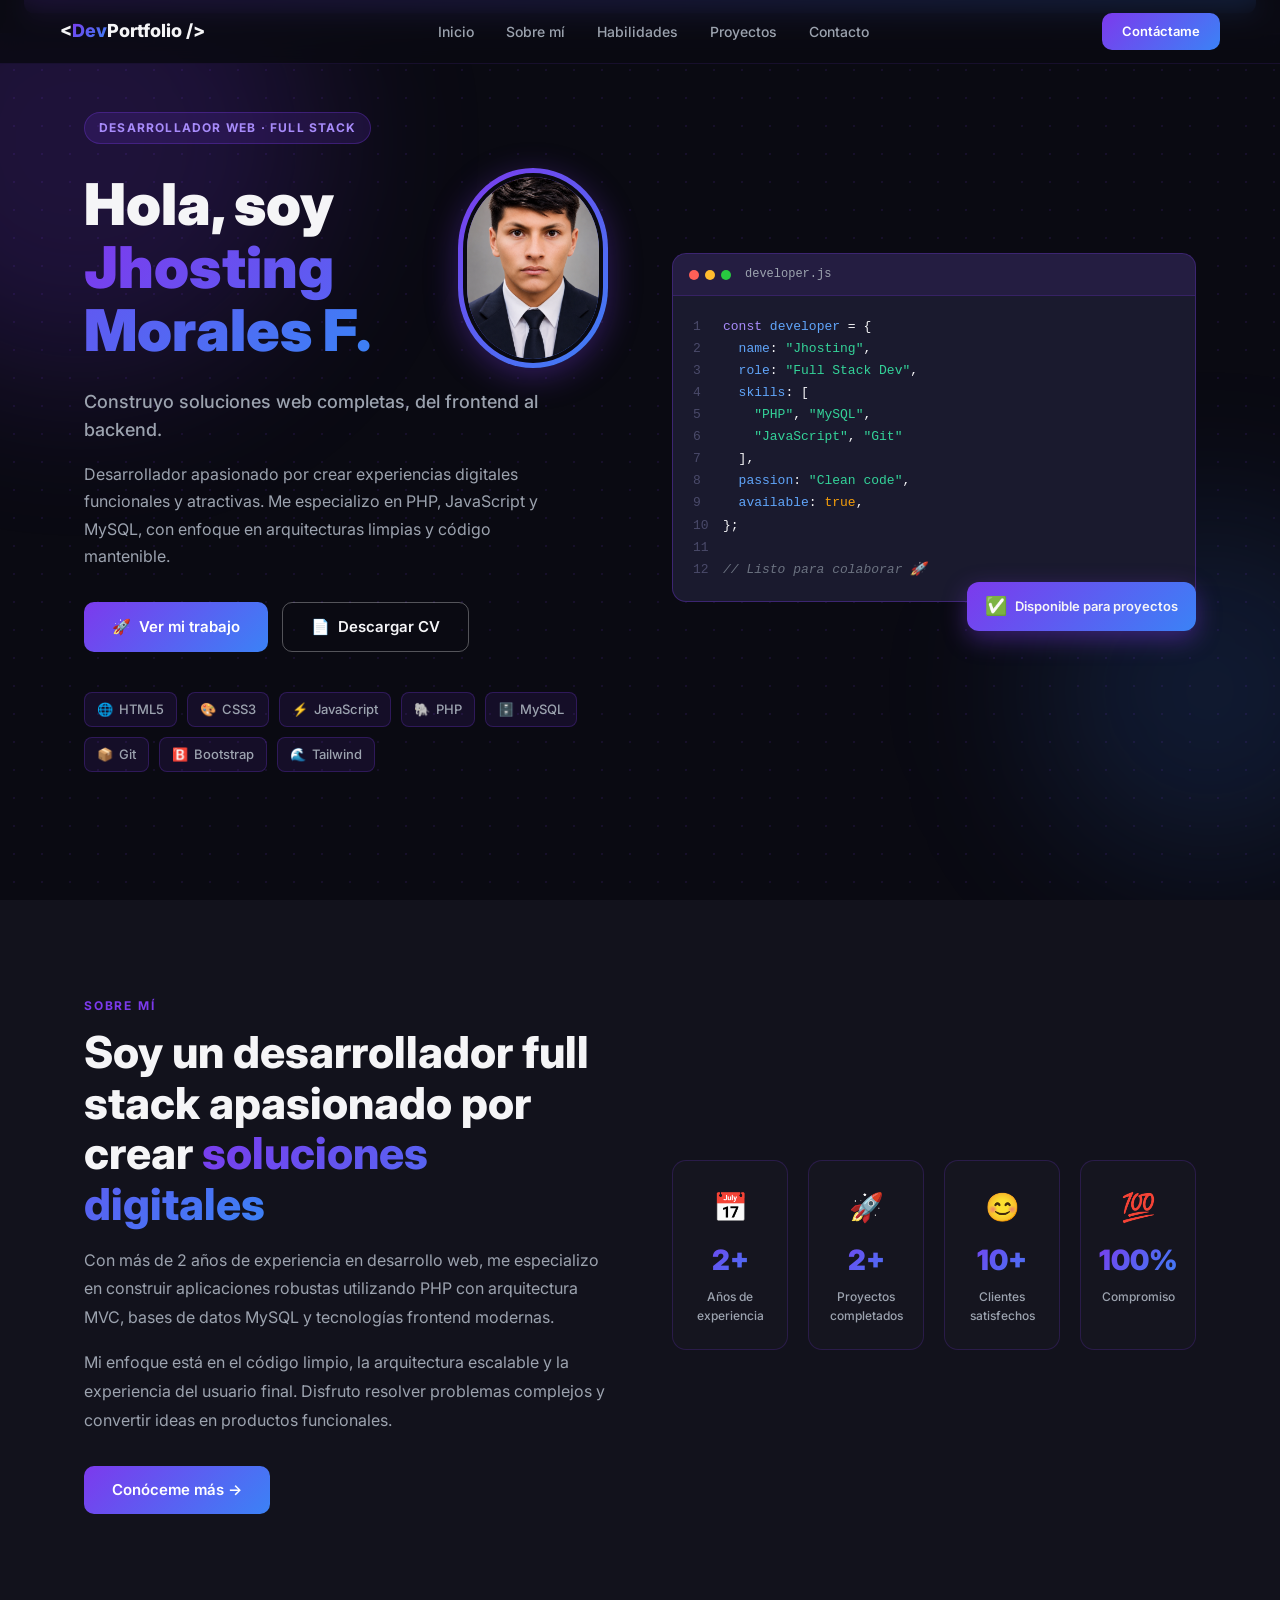
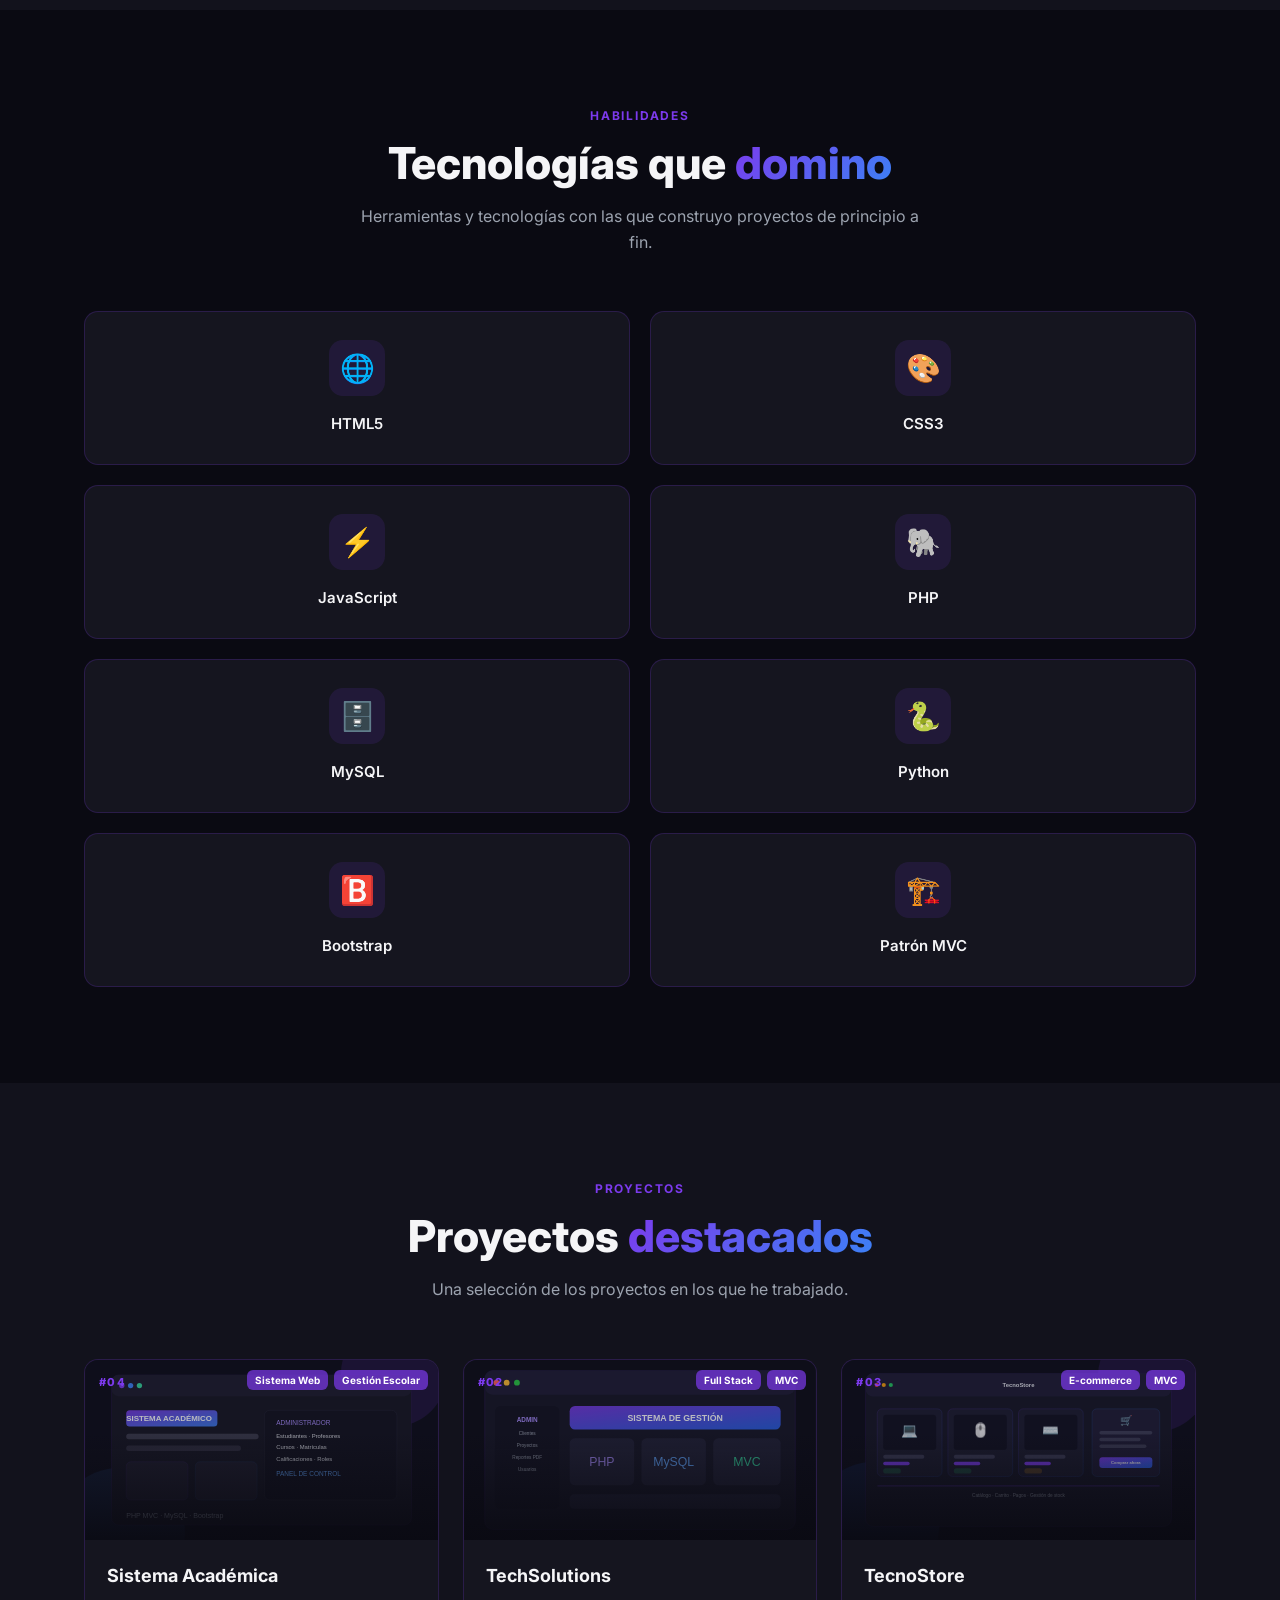
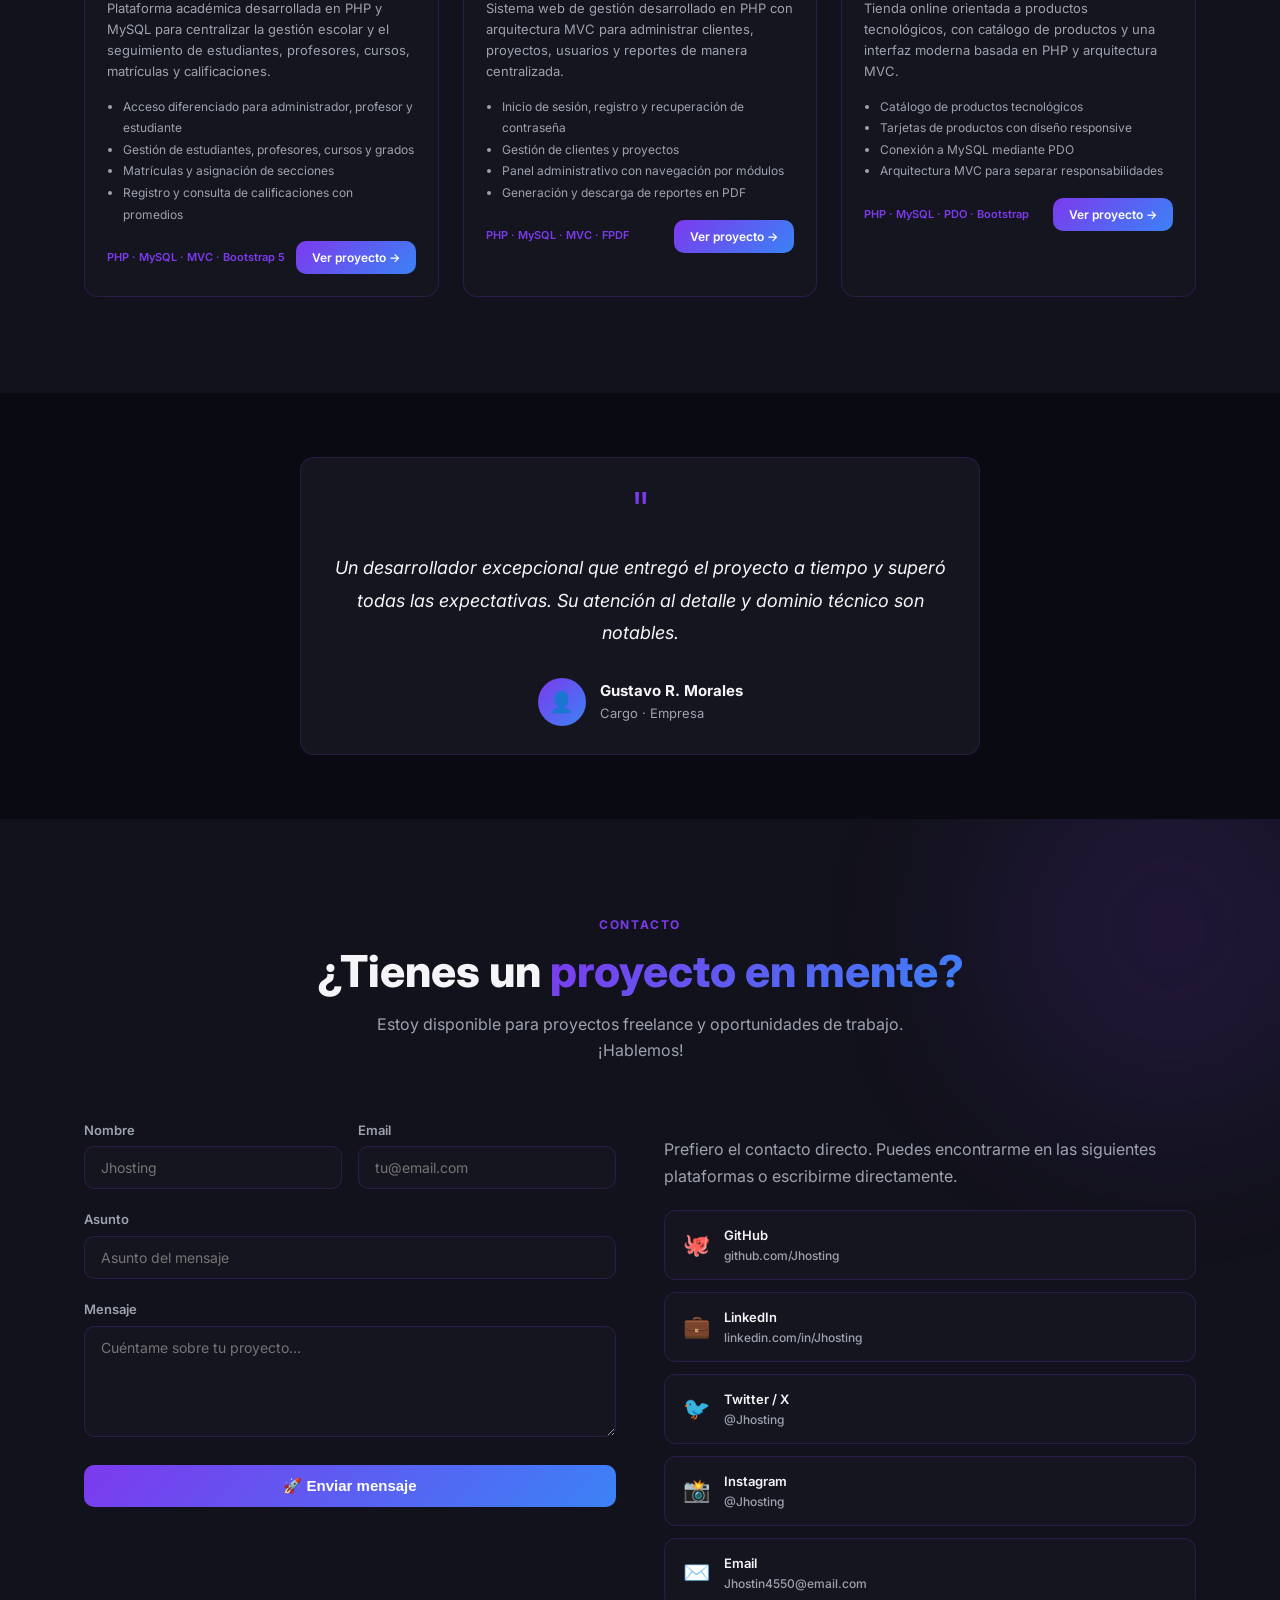
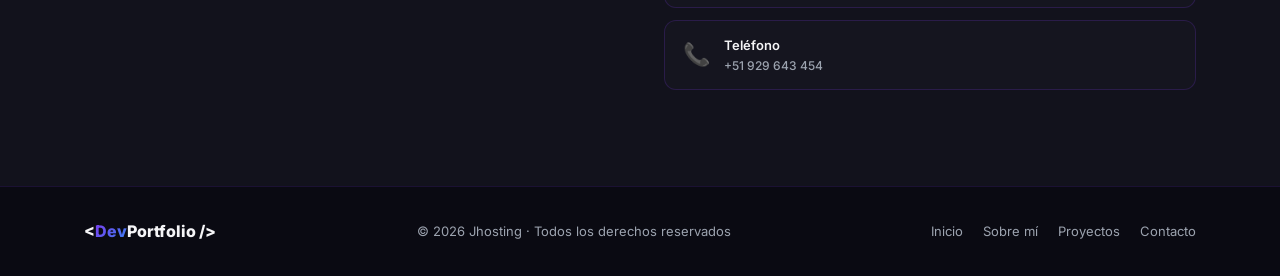
<file: index.html>
<!doctype html>
<html lang="es">
<head>
    <meta charset="UTF-8" />
    <meta name="viewport" content="width=device-width, initial-scale=1.0" />
    <title>DevPortfolio · Desarrollador Web Full Stack</title>
    <link rel="stylesheet" href="assets/style.css" />
</head>
<body>

<!-- ─── Navbar ─────────────────────────────────────────────────────────── -->
<nav>
    <div class="nav-inner">
        <div class="nav-logo">&lt;<span>Dev</span>Portfolio /&gt;</div>
        <ul class="nav-links">
            <li><a href="#inicio">Inicio</a></li>
            <li><a href="#sobre">Sobre mí</a></li>
            <li><a href="#habilidades">Habilidades</a></li>
            <li><a href="#proyectos">Proyectos</a></li>
            <li><a href="#contacto">Contacto</a></li>
        </ul>
        <a href="#contacto" class="btn-primary nav-cta" style="padding:8px 20px;font-size:13px;">Contáctame</a>
        <button class="nav-hamburger" aria-label="Menú">☰</button>
    </div>
</nav>
<div class="mobile-menu">
    <ul>
        <li><a href="#inicio">Inicio</a></li>
        <li><a href="#sobre">Sobre mí</a></li>
        <li><a href="#habilidades">Habilidades</a></li>
        <li><a href="#proyectos">Proyectos</a></li>
        <li><a href="#contacto">Contacto</a></li>
        <li><a href="#contacto" class="btn-primary" style="width:100%;justify-content:center;">Contáctame</a></li>
    </ul>
</div>

<main>
    <!-- ─── Hero ───────────────────────────────────────────────────────── -->
    <section id="inicio" style="min-height:100vh;display:flex;align-items:center;padding-top:80px;position:relative;overflow:hidden;">
        <div class="blob" style="width:480px;height:480px;background:rgba(124,58,237,0.18);top:-100px;left:-160px;"></div>
        <div class="blob" style="width:340px;height:340px;background:rgba(59,130,246,0.14);bottom:40px;right:-100px;"></div>
        <div class="dot-grid" style="position:absolute;inset:0;opacity:0.6;"></div>

        <div class="container" style="position:relative;z-index:1;width:100%;">
            <div class="hero-grid" style="display:grid;grid-template-columns:1fr 1fr;gap:64px;align-items:center;">
                <div class="reveal">
                    <div style="display:inline-block;background:rgba(124,58,237,0.15);border:1px solid rgba(124,58,237,0.3);border-radius:20px;padding:5px 14px;font-size:12px;font-weight:700;letter-spacing:0.1em;color:#a78bfa;margin-bottom:24px;">
                        DESARROLLADOR WEB · FULL STACK
                    </div>
                    <div style="display:flex;align-items:center;gap:28px;flex-wrap:nowrap;margin-bottom:20px;">
                        <h1 style="font-size:clamp(28px,4.5vw,64px);font-weight:900;line-height:1.1;margin:0;">
                            Hola, soy <span class="gradient-text">Jhosting
                            Morales F.</span>
                        </h1>
                        <div style="width:150px;height:200px;flex-shrink:0;border-radius:50%/40%;padding:5px;background:var(--gradient);box-shadow:0 8px 32px rgba(124,58,237,0.35);">
                            <img src="assets/img/perfil.jpg" alt="Foto de perfil" style="width:100%;height:100%;object-fit:cover;border-radius:50%/40%;border:4px solid var(--bg-primary);display:block;" />
                        </div>
                    </div>
                    <p style="font-size:18px;color:var(--text-secondary);margin-bottom:12px;font-weight:500;">
                        Construyo soluciones web completas, del frontend al backend.
                    </p>
                    <p style="color:var(--text-secondary);margin-bottom:32px;line-height:1.7;max-width:480px;">
                        Desarrollador apasionado por crear experiencias digitales funcionales y atractivas. Me especializo en PHP, JavaScript y MySQL, con enfoque en arquitecturas limpias y código mantenible.
                    </p>
                    <div style="display:flex;gap:14px;flex-wrap:wrap;margin-bottom:40px;">
                        <a href="#proyectos" class="btn-primary"><span>🚀</span> Ver mi trabajo</a>
                        <a href="assets/cv/CV_Jhosting.pdf" class="btn-outline" download="CV_Jhosting.pdf"><span>📄</span> Descargar CV</a>
                    </div>
                    <div class="tech-row">
                        <div class="tech-chip"><span>🌐</span> HTML5</div>
                        <div class="tech-chip"><span>🎨</span> CSS3</div>
                        <div class="tech-chip"><span>⚡</span> JavaScript</div>
                        <div class="tech-chip"><span>🐘</span> PHP</div>
                        <div class="tech-chip"><span>🗄️</span> MySQL</div>
                        <div class="tech-chip"><span>📦</span> Git</div>
                        <div class="tech-chip"><span>🅱️</span> Bootstrap</div>
                        <div class="tech-chip"><span>🌊</span> Tailwind</div>
                    </div>
                </div>

                <div class="reveal animate-float" style="animation-delay:0.3s;">
                    <div class="code-panel" style="animation:float 4s ease-in-out infinite;">
                        <div class="code-panel-header">
                            <div class="code-dot" style="background:#ff5f57;"></div>
                            <div class="code-dot" style="background:#ffbd2e;"></div>
                            <div class="code-dot" style="background:#28c840;"></div>
                            <span style="margin-left:8px;color:var(--text-secondary);font-size:12px;">developer.js</span>
                        </div>
                        <div class="code-body">
                            <div class="code-line">
                                <span class="ln">1</span>
                                <span><span class="kw">const</span> <span class="prop">developer</span> = {</span>
                            </div>
                            <div class="code-line">
                                <span class="ln">2</span>
                                <span>&nbsp;&nbsp;<span class="prop">name</span>: <span class="str">"Jhosting"</span>,</span>
                            </div>
                            <div class="code-line">
                                <span class="ln">3</span>
                                <span>&nbsp;&nbsp;<span class="prop">role</span>: <span class="str">"Full Stack Dev"</span>,</span>
                            </div>
                            <div class="code-line">
                                <span class="ln">4</span>
                                <span>&nbsp;&nbsp;<span class="prop">skills</span>: [</span>
                            </div>
                            <div class="code-line">
                                <span class="ln">5</span>
                                <span>&nbsp;&nbsp;&nbsp;&nbsp;<span class="str">"PHP"</span>, <span class="str">"MySQL"</span>,</span>
                            </div>
                            <div class="code-line">
                                <span class="ln">6</span>
                                <span>&nbsp;&nbsp;&nbsp;&nbsp;<span class="str">"JavaScript"</span>, <span class="str">"Git"</span></span>
                            </div>
                            <div class="code-line">
                                <span class="ln">7</span>
                                <span>&nbsp;&nbsp;],</span>
                            </div>
                            <div class="code-line">
                                <span class="ln">8</span>
                                <span>&nbsp;&nbsp;<span class="prop">passion</span>: <span class="str">"Clean code"</span>,</span>
                            </div>
                            <div class="code-line">
                                <span class="ln">9</span>
                                <span>&nbsp;&nbsp;<span class="prop">available</span>: <span class="val">true</span>,</span>
                            </div>
                            <div class="code-line">
                                <span class="ln">10</span>
                                <span>};</span>
                            </div>
                            <div class="code-line">
                                <span class="ln">11</span>
                                <span></span>
                            </div>
                            <div class="code-line">
                                <span class="ln">12</span>
                                <span><span class="cm">// Listo para colaborar 🚀</span></span>
                            </div>
                        </div>
                    </div>
                    <div style="position:relative;margin-top:-20px;display:flex;justify-content:flex-end;">
                        <div style="background:var(--gradient);border-radius:12px;padding:10px 18px;display:flex;align-items:center;gap:8px;font-size:13px;font-weight:600;box-shadow:0 8px 24px rgba(124,58,237,0.4);">
                            <span style="font-size:18px;">✅</span> Disponible para proyectos
                        </div>
                    </div>
                </div>
            </div>
        </div>
    </section>

    <!-- ─── Sobre mí ───────────────────────────────────────────────────── -->
    <section id="sobre" style="background:var(--bg-secondary);">
        <div class="container">
            <div class="about-grid" style="display:grid;grid-template-columns:1fr 1fr;gap:64px;align-items:center;">
                <div class="reveal">
                    <div class="section-label">Sobre mí</div>
                    <h2 class="section-title">Soy un desarrollador full stack apasionado por crear <span class="gradient-text">soluciones digitales</span></h2>
                    <p style="color:var(--text-secondary);margin-bottom:16px;line-height:1.8;">
                        Con más de 2 años de experiencia en desarrollo web, me especializo en construir aplicaciones robustas utilizando PHP con arquitectura MVC, bases de datos MySQL y tecnologías frontend modernas.
                    </p>
                    <p style="color:var(--text-secondary);margin-bottom:32px;line-height:1.8;">
                        Mi enfoque está en el código limpio, la arquitectura escalable y la experiencia del usuario final. Disfruto resolver problemas complejos y convertir ideas en productos funcionales.
                    </p>
                    <a href="#proyectos" class="btn-primary">Conóceme más →</a>
                </div>
                <div class="reveal" style="animation-delay:0.15s;">
                    <div class="stats-grid">
                        <div class="card" style="text-align:center;padding:24px 16px;">
                            <div style="font-size:28px;margin-bottom:8px;">📅</div>
                            <div style="font-size:28px;font-weight:900;background:var(--gradient);-webkit-background-clip:text;-webkit-text-fill-color:transparent;background-clip:text;">2+</div>
                            <div style="color:var(--text-secondary);font-size:12px;margin-top:4px;font-weight:500;">Años de experiencia</div>
                        </div>
                        <div class="card" style="text-align:center;padding:24px 16px;">
                            <div style="font-size:28px;margin-bottom:8px;">🚀</div>
                            <div style="font-size:28px;font-weight:900;background:var(--gradient);-webkit-background-clip:text;-webkit-text-fill-color:transparent;background-clip:text;">2+</div>
                            <div style="color:var(--text-secondary);font-size:12px;margin-top:4px;font-weight:500;">Proyectos completados</div>
                        </div>
                        <div class="card" style="text-align:center;padding:24px 16px;">
                            <div style="font-size:28px;margin-bottom:8px;">😊</div>
                            <div style="font-size:28px;font-weight:900;background:var(--gradient);-webkit-background-clip:text;-webkit-text-fill-color:transparent;background-clip:text;">10+</div>
                            <div style="color:var(--text-secondary);font-size:12px;margin-top:4px;font-weight:500;">Clientes satisfechos</div>
                        </div>
                        <div class="card" style="text-align:center;padding:24px 16px;">
                            <div style="font-size:28px;margin-bottom:8px;">💯</div>
                            <div style="font-size:28px;font-weight:900;background:var(--gradient);-webkit-background-clip:text;-webkit-text-fill-color:transparent;background-clip:text;">100%</div>
                            <div style="color:var(--text-secondary);font-size:12px;margin-top:4px;font-weight:500;">Compromiso</div>
                        </div>
                    </div>
                </div>
            </div>
        </div>
    </section>

    <section id="habilidades">
        <div class="container">
            <div class="reveal" style="text-align:center;margin-bottom:56px;">
                <div class="section-label">Habilidades</div>
                <h2 class="section-title">Tecnologías que <span class="gradient-text">domino</span></h2>
                <p class="section-sub" style="margin:0 auto;">Herramientas y tecnologías con las que construyo proyectos de principio a fin.</p>
            </div>
            <div class="skills-grid">
                <div class="card reveal" style="animation-delay:0ms;text-align:center;padding:28px 18px;">
                    <div style="width:56px;height:56px;margin:0 auto 16px;display:flex;align-items:center;justify-content:center;font-size:28px;line-height:1;border-radius:14px;background:rgba(124,58,237,0.12);">
                        🌐
                    </div>
                    <div style="font-weight:600;font-size:15px;">HTML5</div>
                </div>
                <div class="card reveal" style="animation-delay:60ms;text-align:center;padding:28px 18px;">
                    <div style="width:56px;height:56px;margin:0 auto 16px;display:flex;align-items:center;justify-content:center;font-size:28px;line-height:1;border-radius:14px;background:rgba(124,58,237,0.12);">
                        🎨
                    </div>
                    <div style="font-weight:600;font-size:15px;">CSS3</div>
                </div>
                <div class="card reveal" style="animation-delay:120ms;text-align:center;padding:28px 18px;">
                    <div style="width:56px;height:56px;margin:0 auto 16px;display:flex;align-items:center;justify-content:center;font-size:28px;line-height:1;border-radius:14px;background:rgba(124,58,237,0.12);">
                        ⚡
                    </div>
                    <div style="font-weight:600;font-size:15px;">JavaScript</div>
                </div>
                <div class="card reveal" style="animation-delay:180ms;text-align:center;padding:28px 18px;">
                    <div style="width:56px;height:56px;margin:0 auto 16px;display:flex;align-items:center;justify-content:center;font-size:28px;line-height:1;border-radius:14px;background:rgba(124,58,237,0.12);">
                        🐘
                    </div>
                    <div style="font-weight:600;font-size:15px;">PHP</div>
                </div>
                <div class="card reveal" style="animation-delay:240ms;text-align:center;padding:28px 18px;">
                    <div style="width:56px;height:56px;margin:0 auto 16px;display:flex;align-items:center;justify-content:center;font-size:28px;line-height:1;border-radius:14px;background:rgba(124,58,237,0.12);">
                        🗄️
                    </div>
                    <div style="font-weight:600;font-size:15px;">MySQL</div>
                </div>
                <div class="card reveal" style="animation-delay:300ms;text-align:center;padding:28px 18px;">
                    <div style="width:56px;height:56px;margin:0 auto 16px;display:flex;align-items:center;justify-content:center;font-size:28px;line-height:1;border-radius:14px;background:rgba(124,58,237,0.12);">
                        🐍
                    </div>
                    <div style="font-weight:600;font-size:15px;">Python</div>
                </div>
                <div class="card reveal" style="animation-delay:360ms;text-align:center;padding:28px 18px;">
                    <div style="width:56px;height:56px;margin:0 auto 16px;display:flex;align-items:center;justify-content:center;font-size:28px;line-height:1;border-radius:14px;background:rgba(124,58,237,0.12);">
                        🅱️
                    </div>
                    <div style="font-weight:600;font-size:15px;">Bootstrap</div>
                </div>
                <div class="card reveal" style="animation-delay:420ms;text-align:center;padding:28px 18px;">
                    <div style="width:56px;height:56px;margin:0 auto 16px;display:flex;align-items:center;justify-content:center;font-size:28px;line-height:1;border-radius:14px;background:rgba(124,58,237,0.12);">
                        🏗️
                    </div>
                    <div style="font-weight:600;font-size:15px;">Patrón MVC</div>
                </div>
            </div>
        </div>
    </section>

    <section id="proyectos" style="background:var(--bg-secondary);">
        <div class="container">
            <div class="reveal" style="text-align:center;margin-bottom:56px;">
                <div class="section-label">Proyectos</div>
                <h2 class="section-title">Proyectos <span class="gradient-text">destacados</span></h2>
                <p class="section-sub" style="margin:0 auto;">Una selección de los proyectos en los que he trabajado.</p>
            </div>
            <div class="projects-grid">
                <div class="card reveal" style="padding:0;overflow:hidden;animation-delay:0ms;">
                    <div style="position:relative;height:180px;overflow:hidden;background:#1a1a2e;">
                        <img src="assets/sistema-academico.svg" alt="Sistema Académica" style="width:100%;height:100%;object-fit:cover;opacity:0.7;" loading="lazy" />
                        <div style="position:absolute;inset:0;background:linear-gradient(to bottom, transparent 40%, rgba(10,10,18,0.9));"></div>
                        <div style="position:absolute;top:14px;left:14px;font-size:11px;font-weight:800;color:var(--accent);letter-spacing:0.12em;">#04</div>
                        <div style="position:absolute;top:10px;right:10px;display:flex;gap:6px;">
                            <span style="background:rgba(124,58,237,0.7);border-radius:6px;padding:2px 8px;font-size:10px;font-weight:700;color:#fff;">Sistema Web</span>
                            <span style="background:rgba(124,58,237,0.7);border-radius:6px;padding:2px 8px;font-size:10px;font-weight:700;color:#fff;">Gestión Escolar</span>
                        </div>
                    </div>
                    <div style="padding:22px;">
                        <h3 style="margin:0 0 8px;font-size:18px;font-weight:700;">Sistema Académica</h3>
                        <p style="color:var(--text-secondary);font-size:13px;margin:0 0 14px;line-height:1.6;">Plataforma académica desarrollada en PHP y MySQL para centralizar la gestión escolar y el seguimiento de estudiantes, profesores, cursos, matrículas y calificaciones.</p>
                        <ul style="margin:0 0 16px;padding:0 0 0 16px;color:var(--text-secondary);font-size:12px;line-height:1.8;">
                            <li>Acceso diferenciado para administrador, profesor y estudiante</li>
                            <li>Gestión de estudiantes, profesores, cursos y grados</li>
                            <li>Matrículas y asignación de secciones</li>
                            <li>Registro y consulta de calificaciones con promedios</li>
                        </ul>
                        <div style="display:flex;justify-content:space-between;align-items:center;">
                            <span style="font-size:11px;color:var(--accent);font-weight:600;">PHP · MySQL · MVC · Bootstrap 5</span>
                            <a href="https://jeremysenati.infinityfree.me/login.php" target="_blank" rel="noopener noreferrer" class="btn-primary" style="padding:7px 16px;font-size:12px;">Ver proyecto →</a>
                        </div>
                    </div>
                </div>
                <div class="card reveal" style="padding:0;overflow:hidden;animation-delay:100ms;">
                    <div style="position:relative;height:180px;overflow:hidden;background:#1a1a2e;">
                        <img src="assets/sistema-gestion.svg" alt="TechSolutions" style="width:100%;height:100%;object-fit:cover;opacity:0.7;" loading="lazy" />
                        <div style="position:absolute;inset:0;background:linear-gradient(to bottom, transparent 40%, rgba(10,10,18,0.9));"></div>
                        <div style="position:absolute;top:14px;left:14px;font-size:11px;font-weight:800;color:var(--accent);letter-spacing:0.12em;">#02</div>
                        <div style="position:absolute;top:10px;right:10px;display:flex;gap:6px;">
                            <span style="background:rgba(124,58,237,0.7);border-radius:6px;padding:2px 8px;font-size:10px;font-weight:700;color:#fff;">Full Stack</span>
                            <span style="background:rgba(124,58,237,0.7);border-radius:6px;padding:2px 8px;font-size:10px;font-weight:700;color:#fff;">MVC</span>
                        </div>
                    </div>
                    <div style="padding:22px;">
                        <h3 style="margin:0 0 8px;font-size:18px;font-weight:700;">TechSolutions</h3>
                        <p style="color:var(--text-secondary);font-size:13px;margin:0 0 14px;line-height:1.6;">Sistema web de gestión desarrollado en PHP con arquitectura MVC para administrar clientes, proyectos, usuarios y reportes de manera centralizada.</p>
                        <ul style="margin:0 0 16px;padding:0 0 0 16px;color:var(--text-secondary);font-size:12px;line-height:1.8;">
                            <li>Inicio de sesión, registro y recuperación de contraseña</li>
                            <li>Gestión de clientes y proyectos</li>
                            <li>Panel administrativo con navegación por módulos</li>
                            <li>Generación y descarga de reportes en PDF</li>
                        </ul>
                        <div style="display:flex;justify-content:space-between;align-items:center;">
                            <span style="font-size:11px;color:var(--accent);font-weight:600;">PHP · MySQL · MVC · FPDF</span>
                            <a href="https://jhostinsenati.gamer.free/" target="_blank" rel="noopener noreferrer" class="btn-primary" style="padding:7px 16px;font-size:12px;">Ver proyecto →</a>
                        </div>
                    </div>
                </div>
                <div class="card reveal" style="padding:0;overflow:hidden;animation-delay:200ms;">
                    <div style="position:relative;height:180px;overflow:hidden;background:#1a1a2e;">
                        <img src="assets/tienda.svg" alt="TecnoStore" style="width:100%;height:100%;object-fit:cover;opacity:0.7;" loading="lazy" />
                        <div style="position:absolute;inset:0;background:linear-gradient(to bottom, transparent 40%, rgba(10,10,18,0.9));"></div>
                        <div style="position:absolute;top:14px;left:14px;font-size:11px;font-weight:800;color:var(--accent);letter-spacing:0.12em;">#03</div>
                        <div style="position:absolute;top:10px;right:10px;display:flex;gap:6px;">
                            <span style="background:rgba(124,58,237,0.7);border-radius:6px;padding:2px 8px;font-size:10px;font-weight:700;color:#fff;">E-commerce</span>
                            <span style="background:rgba(124,58,237,0.7);border-radius:6px;padding:2px 8px;font-size:10px;font-weight:700;color:#fff;">MVC</span>
                        </div>
                    </div>
                    <div style="padding:22px;">
                        <h3 style="margin:0 0 8px;font-size:18px;font-weight:700;">TecnoStore</h3>
                        <p style="color:var(--text-secondary);font-size:13px;margin:0 0 14px;line-height:1.6;">Tienda online orientada a productos tecnológicos, con catálogo de productos y una interfaz moderna basada en PHP y arquitectura MVC.</p>
                        <ul style="margin:0 0 16px;padding:0 0 0 16px;color:var(--text-secondary);font-size:12px;line-height:1.8;">
                            <li>Catálogo de productos tecnológicos</li>
                            <li>Tarjetas de productos con diseño responsive</li>
                            <li>Conexión a MySQL mediante PDO</li>
                            <li>Arquitectura MVC para separar responsabilidades</li>
                        </ul>
                        <div style="display:flex;justify-content:space-between;align-items:center;">
                            <span style="font-size:11px;color:var(--accent);font-weight:600;">PHP · MySQL · PDO · Bootstrap</span>
                            <a href="https://tienda-tecno.free.je/" target="_blank" rel="noopener noreferrer" class="btn-primary" style="padding:7px 16px;font-size:12px;">Ver proyecto →</a>
                        </div>
                    </div>
                </div>
            </div>
        </div>
    </section>

    <section style="padding:64px 0;">
        <div class="container">
            <div class="reveal" style="max-width:680px;margin:0 auto;">
                <div class="card" style="text-align:center;position:relative;">
                    <div style="font-size:48px;color:var(--accent);line-height:1;margin-bottom:16px;">"</div>
                    <p style="font-size:18px;line-height:1.8;color:var(--text-primary);font-style:italic;margin-bottom:28px;">
                        Un desarrollador excepcional que entregó el proyecto a tiempo y superó todas las expectativas. Su atención al detalle y dominio técnico son notables.
                    </p>
                    <div style="display:flex;align-items:center;justify-content:center;gap:14px;">
                        <div style="width:48px;height:48px;border-radius:50%;background:var(--gradient);display:flex;align-items:center;justify-content:center;font-size:20px;flex-shrink:0;">👤</div>
                        <div style="text-align:left;">
                            <div style="font-weight:700;font-size:15px;">Gustavo R. Morales</div>
                            <div style="color:var(--text-secondary);font-size:13px;">Cargo · Empresa</div>
                        </div>
                    </div>
                </div>
            </div>
        </div>
    </section>

    <section id="contacto" style="background:var(--bg-secondary);position:relative;overflow:hidden;">
        <div class="blob" style="width:380px;height:380px;background:rgba(124,58,237,0.12);top:-80px;right:-80px;"></div>
        <div class="container" style="position:relative;z-index:1;">
            <div class="reveal" style="text-align:center;margin-bottom:56px;">
                <div class="section-label">Contacto</div>
                <h2 class="section-title">¿Tienes un <span class="gradient-text">proyecto en mente?</span></h2>
                <p class="section-sub" style="margin:0 auto;">Estoy disponible para proyectos freelance y oportunidades de trabajo. ¡Hablemos!</p>
            </div>
            <div class="contact-grid">
                <div class="reveal">
                    <form method="post" action="#contacto">
                        <div style="display:grid;grid-template-columns:1fr 1fr;gap:16px;">
                            <div class="form-field">
                                <label for="name">Nombre</label>
                                <input type="text" id="name" name="name" placeholder="Jhosting" value="" required />
                            </div>
                            <div class="form-field">
                                <label for="email">Email</label>
                                <input type="email" id="email" name="email" placeholder="tu@email.com" value="" required />
                            </div>
                        </div>
                        <div class="form-field">
                            <label for="subject">Asunto</label>
                            <input type="text" id="subject" name="subject" placeholder="Asunto del mensaje" value="" />
                        </div>
                        <div class="form-field">
                            <label for="message">Mensaje</label>
                            <textarea id="message" name="message" rows="5" placeholder="Cuéntame sobre tu proyecto..." required></textarea>
                        </div>
                        <button type="submit" name="contact_submit" value="1" class="btn-primary" style="width:100%;justify-content:center;">
                            🚀 Enviar mensaje
                        </button>
                    </form>
                </div>
                <div class="reveal" style="display:flex;flex-direction:column;gap:12px;animation-delay:0.15s;">
                    <p style="color:var(--text-secondary);margin-bottom:8px;line-height:1.7;">
                        Prefiero el contacto directo. Puedes encontrarme en las siguientes plataformas o escribirme directamente.
                    </p>
                    <a href="#" class="social-link" target="_blank" rel="noreferrer">
                        <span style="font-size:22px;">🐙</span>
                        <div>
                            <div style="font-weight:600;color:var(--text-primary);font-size:13px;">GitHub</div>
                            <div style="color:var(--text-secondary);font-size:12px;">github.com/Jhosting</div>
                        </div>
                    </a>
                    <a href="#" class="social-link" target="_blank" rel="noreferrer">
                        <span style="font-size:22px;">💼</span>
                        <div>
                            <div style="font-weight:600;color:var(--text-primary);font-size:13px;">LinkedIn</div>
                            <div style="color:var(--text-secondary);font-size:12px;">linkedin.com/in/Jhosting</div>
                        </div>
                    </a>
                    <a href="#" class="social-link" target="_blank" rel="noreferrer">
                        <span style="font-size:22px;">🐦</span>
                        <div>
                            <div style="font-weight:600;color:var(--text-primary);font-size:13px;">Twitter / X</div>
                            <div style="color:var(--text-secondary);font-size:12px;">@Jhosting</div>
                        </div>
                    </a>
                    <a href="#" class="social-link" target="_blank" rel="noreferrer">
                        <span style="font-size:22px;">📸</span>
                        <div>
                            <div style="font-weight:600;color:var(--text-primary);font-size:13px;">Instagram</div>
                            <div style="color:var(--text-secondary);font-size:12px;">@Jhosting</div>
                        </div>
                    </a>
                    <a href="mailto:tu@email.com" class="social-link" target="_blank" rel="noreferrer">
                        <span style="font-size:22px;">✉️</span>
                        <div>
                            <div style="font-weight:600;color:var(--text-primary);font-size:13px;">Email</div>
                            <div style="color:var(--text-secondary);font-size:12px;">Jhostin4550@email.com</div>
                        </div>
                    </a>
                    <a href="tel:+51929643454" class="social-link" target="_blank" rel="noreferrer">
                        <span style="font-size:22px;">📞</span>
                        <div>
                            <div style="font-weight:600;color:var(--text-primary);font-size:13px;">Teléfono</div>
                            <div style="color:var(--text-secondary);font-size:12px;">+51 929 643 454</div>
                        </div>
                    </a>
                </div>
            </div>
        </div>
    </section>
</main>

<footer style="background:var(--bg-primary);border-top:1px solid rgba(124,58,237,0.15);padding:32px 0;">
    <div class="container" style="display:flex;justify-content:space-between;align-items:center;flex-wrap:wrap;gap:16px;">
        <div style="font-weight:800;font-size:16px;">&lt;<span class="gradient-text">Dev</span>Portfolio /&gt;</div>
        <p style="color:var(--text-secondary);font-size:13px;margin:0;">© 2026 Jhosting · Todos los derechos reservados</p>
        <div style="display:flex;gap:20px;">
            <a href="#" class="footer-link" style="color:var(--text-secondary);font-size:13px;text-decoration:none;transition:color 0.2s;">Inicio</a>
            <a href="#" class="footer-link" style="color:var(--text-secondary);font-size:13px;text-decoration:none;transition:color 0.2s;">Sobre mí</a>
            <a href="#" class="footer-link" style="color:var(--text-secondary);font-size:13px;text-decoration:none;transition:color 0.2s;">Proyectos</a>
            <a href="#" class="footer-link" style="color:var(--text-secondary);font-size:13px;text-decoration:none;transition:color 0.2s;">Contacto</a>
        </div>
    </div>
</footer>

<script src="assets/main.js"></script>
</body>
</html>
</file>
<file: assets/style.css>
@import url('https://fonts.googleapis.com/css2?family=Inter:wght@300;400;500;600;700;800;900&display=swap');

:root {
  --bg-primary: #0a0a12;
  --bg-secondary: #12121c;
  --bg-card: #15151f;
  --accent: #7c3aed;
  --accent-blue: #3b82f6;
  --text-primary: #f5f5f7;
  --text-secondary: #9ca3af;
  --border: rgba(124, 58, 237, 0.2);
  --gradient: linear-gradient(135deg, #7c3aed, #3b82f6);
}

* {
  box-sizing: border-box;
}

html {
  scroll-behavior: smooth;
}

body {
  margin: 0;
  font-family: 'Inter', sans-serif;
  background-color: var(--bg-primary);
  color: var(--text-primary);
  line-height: 1.6;
  overflow-x: hidden;
}

/* Scrollbar */
::-webkit-scrollbar { width: 6px; }
::-webkit-scrollbar-track { background: var(--bg-secondary); }
::-webkit-scrollbar-thumb { background: var(--accent); border-radius: 3px; }

/* Animations */
@keyframes fadeInUp {
  from { opacity: 0; transform: translateY(32px); }
  to   { opacity: 1; transform: translateY(0); }
}
@keyframes fadeIn {
  from { opacity: 0; }
  to   { opacity: 1; }
}
@keyframes float {
  0%, 100% { transform: translateY(0); }
  50%       { transform: translateY(-12px); }
}
@keyframes pulse-glow {
  0%, 100% { box-shadow: 0 0 20px rgba(124,58,237,0.4); }
  50%       { box-shadow: 0 0 40px rgba(124,58,237,0.8); }
}
@keyframes progress-fill {
  from { width: 0; }
}

.animate-fade-in-up { animation: fadeInUp 0.7s ease forwards; }
.animate-fade-in    { animation: fadeIn 0.7s ease forwards; }
.animate-float      { animation: float 4s ease-in-out infinite; }

/* Intersection observer visible state */
.reveal { opacity: 0; transform: translateY(32px); transition: opacity 0.7s ease, transform 0.7s ease; }
.reveal.visible { opacity: 1; transform: translateY(0); }

/* Progress bars animate when visible */
.progress-bar { transition: width 1.2s cubic-bezier(0.4,0,0.2,1); }

/* Gradient text */
.gradient-text {
  background: var(--gradient);
  -webkit-background-clip: text;
  -webkit-text-fill-color: transparent;
  background-clip: text;
}

/* Buttons */
.btn-primary {
  background: var(--gradient);
  color: #fff;
  border: none;
  border-radius: 10px;
  padding: 12px 28px;
  font-weight: 600;
  font-size: 15px;
  cursor: pointer;
  transition: opacity 0.2s, box-shadow 0.2s, transform 0.15s;
  display: inline-flex;
  align-items: center;
  gap: 8px;
  text-decoration: none;
}
.btn-primary:hover {
  opacity: 0.9;
  box-shadow: 0 0 24px rgba(124,58,237,0.55);
  transform: translateY(-1px);
}

.btn-outline {
  background: transparent;
  color: var(--text-primary);
  border: 1.5px solid rgba(255,255,255,0.3);
  border-radius: 10px;
  padding: 12px 28px;
  font-weight: 600;
  font-size: 15px;
  cursor: pointer;
  transition: border-color 0.2s, box-shadow 0.2s, transform 0.15s;
  display: inline-flex;
  align-items: center;
  gap: 8px;
  text-decoration: none;
}
.btn-outline:hover {
  border-color: var(--accent);
  box-shadow: 0 0 18px rgba(124,58,237,0.3);
  transform: translateY(-1px);
}

/* Cards */
.card {
  background: var(--bg-card);
  border: 1px solid var(--border);
  border-radius: 14px;
  padding: 28px;
  transition: border-color 0.25s, box-shadow 0.25s, transform 0.2s;
}
.card:hover {
  border-color: rgba(124,58,237,0.5);
  box-shadow: 0 8px 32px rgba(124,58,237,0.15);
  transform: translateY(-4px);
}

/* Icon box */
.icon-box {
  width: 44px;
  height: 44px;
  border-radius: 10px;
  background: rgba(124,58,237,0.15);
  border: 1px solid rgba(124,58,237,0.3);
  display: flex;
  align-items: center;
  justify-content: center;
  font-size: 20px;
  flex-shrink: 0;
}

/* Blob decorations */
.blob {
  position: absolute;
  border-radius: 50%;
  filter: blur(80px);
  pointer-events: none;
}

/* Dot grid */
.dot-grid {
  background-image: radial-gradient(circle, rgba(124,58,237,0.18) 1px, transparent 1px);
  background-size: 28px 28px;
}

/* Section */
section { padding: 96px 0; }
.section-label {
  font-size: 12px;
  font-weight: 700;
  letter-spacing: 0.15em;
  text-transform: uppercase;
  color: var(--accent);
  margin-bottom: 12px;
}
.section-title {
  font-size: clamp(28px, 4vw, 44px);
  font-weight: 800;
  line-height: 1.15;
  margin: 0 0 16px;
}
.section-sub {
  color: var(--text-secondary);
  font-size: 16px;
  max-width: 560px;
  margin: 0;
}

/* Container */
.container { max-width: 1160px; margin: 0 auto; padding: 0 24px; }

/* Navbar */
nav {
  position: fixed;
  top: 0;
  left: 0;
  right: 0;
  z-index: 100;
  padding: 0 24px;
  height: 64px;
  display: flex;
  align-items: center;
  background: rgba(10,10,18,0.85);
  backdrop-filter: blur(12px);
  border-bottom: 1px solid rgba(124,58,237,0.12);
  transition: background 0.3s;
}
.nav-inner {
  max-width: 1160px;
  margin: 0 auto;
  width: 100%;
  display: flex;
  align-items: center;
  justify-content: space-between;
}
.nav-logo { font-weight: 800; font-size: 18px; }
.nav-logo span { background: var(--gradient); -webkit-background-clip: text; -webkit-text-fill-color: transparent; background-clip: text; }
.nav-links { display: flex; gap: 32px; list-style: none; margin: 0; padding: 0; }
.nav-links a { color: var(--text-secondary); text-decoration: none; font-size: 14px; font-weight: 500; transition: color 0.2s; }
.nav-links a:hover { color: var(--text-primary); }
.nav-hamburger { display: none; background: none; border: none; cursor: pointer; color: var(--text-primary); font-size: 22px; }

/* Mobile nav */
.mobile-menu {
  position: fixed;
  top: 64px;
  left: 0; right: 0;
  background: var(--bg-secondary);
  border-bottom: 1px solid var(--border);
  padding: 20px 24px;
  z-index: 99;
  transform: translateY(-110%);
  transition: transform 0.3s ease;
}
.mobile-menu.open { transform: translateY(0); }
.mobile-menu ul { list-style: none; margin: 0; padding: 0; display: flex; flex-direction: column; gap: 16px; }
.mobile-menu a { color: var(--text-secondary); text-decoration: none; font-weight: 500; font-size: 15px; }

/* Code panel */
.code-panel {
  background: #1a1a2e;
  border: 1px solid rgba(124,58,237,0.35);
  border-radius: 14px;
  overflow: hidden;
  font-family: 'Courier New', monospace;
  font-size: 13px;
  line-height: 1.7;
}
.code-panel-header {
  background: rgba(124,58,237,0.1);
  padding: 10px 16px;
  display: flex;
  align-items: center;
  gap: 6px;
  border-bottom: 1px solid rgba(124,58,237,0.2);
}
.code-dot { width: 10px; height: 10px; border-radius: 50%; }
.code-body { padding: 20px; }
.code-line { display: flex; gap: 10px; }
.ln { color: #4a4a6a; min-width: 20px; }
.kw { color: #a78bfa; }
.str { color: #34d399; }
.cm { color: #6b7280; font-style: italic; }
.prop { color: #60a5fa; }
.val { color: #f59e0b; }

/* Skills grid */
.skills-grid { display: grid; grid-template-columns: 1fr 1fr; gap: 20px; }

/* Projects grid */
.projects-grid { display: grid; grid-template-columns: repeat(3, 1fr); gap: 24px; }

/* Stats grid */
.stats-grid { display: grid; grid-template-columns: repeat(4, 1fr); gap: 20px; }

/* Tech icons row */
.tech-row { display: flex; flex-wrap: wrap; gap: 10px; }
.tech-chip {
  display: flex;
  align-items: center;
  gap: 6px;
  background: rgba(124,58,237,0.1);
  border: 1px solid rgba(124,58,237,0.25);
  border-radius: 8px;
  padding: 6px 12px;
  font-size: 13px;
  font-weight: 500;
  color: var(--text-secondary);
  transition: color 0.2s, border-color 0.2s;
}
.tech-chip:hover { color: var(--text-primary); border-color: var(--accent); }

/* Contact layout */
.contact-grid { display: grid; grid-template-columns: 1fr 1fr; gap: 48px; align-items: start; }

/* Form */
.form-field { margin-bottom: 20px; }
.form-field label { display: block; font-size: 13px; font-weight: 600; color: var(--text-secondary); margin-bottom: 6px; }
.form-field input, .form-field textarea {
  width: 100%;
  background: var(--bg-card);
  border: 1px solid var(--border);
  border-radius: 10px;
  padding: 12px 16px;
  color: var(--text-primary);
  font-family: 'Inter', sans-serif;
  font-size: 14px;
  outline: none;
  transition: border-color 0.2s, box-shadow 0.2s;
  resize: vertical;
}
.form-field input:focus, .form-field textarea:focus {
  border-color: var(--accent);
  box-shadow: 0 0 0 3px rgba(124,58,237,0.15);
}

/* Social links */
.social-link {
  display: flex;
  align-items: center;
  gap: 14px;
  color: var(--text-secondary);
  text-decoration: none;
  padding: 14px 18px;
  border-radius: 12px;
  border: 1px solid var(--border);
  background: var(--bg-card);
  transition: color 0.2s, border-color 0.2s, box-shadow 0.2s;
  font-size: 14px;
  font-weight: 500;
}
.social-link:hover {
  color: var(--text-primary);
  border-color: rgba(124,58,237,0.5);
  box-shadow: 0 4px 20px rgba(124,58,237,0.15);
}

/* Form status messages */
.form-status { margin-top: 14px; padding: 12px 16px; border-radius: 10px; font-size: 13px; font-weight: 500; }
.form-status.ok { background: rgba(52,211,153,0.12); border: 1px solid rgba(52,211,153,0.35); color: #34d399; }
.form-status.err { background: rgba(248,113,113,0.12); border: 1px solid rgba(248,113,113,0.35); color: #f87171; }

/* Responsive */
@media (max-width: 900px) {
  .nav-links, .nav-cta { display: none; }
  .nav-hamburger { display: block; }
  .hero-grid { grid-template-columns: 1fr !important; }
  .about-grid { grid-template-columns: 1fr !important; }
  .stats-grid { grid-template-columns: repeat(2, 1fr); }
  .skills-grid { grid-template-columns: 1fr; }
  .projects-grid { grid-template-columns: 1fr; }
  .contact-grid { grid-template-columns: 1fr; }
}
@media (max-width: 600px) {
  section { padding: 72px 0; }
  .stats-grid { grid-template-columns: repeat(2, 1fr); }
}
</file>
